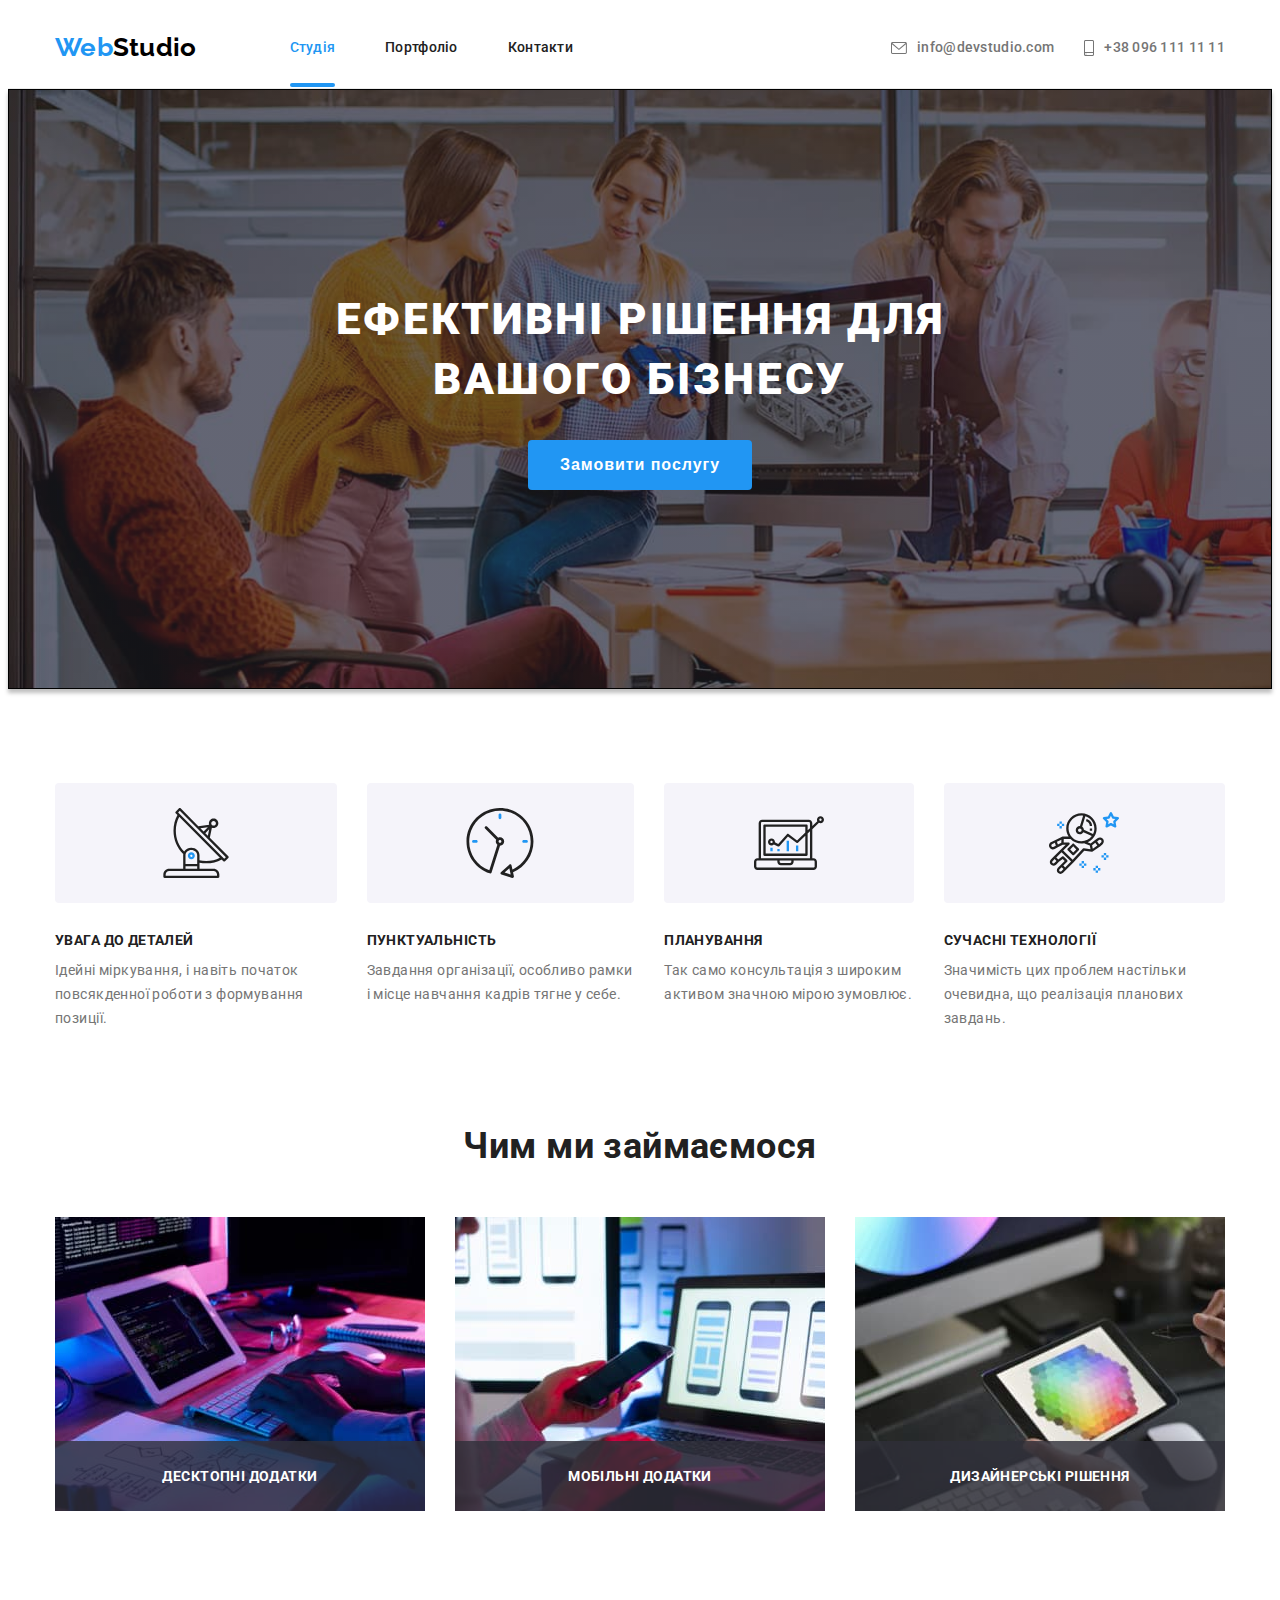
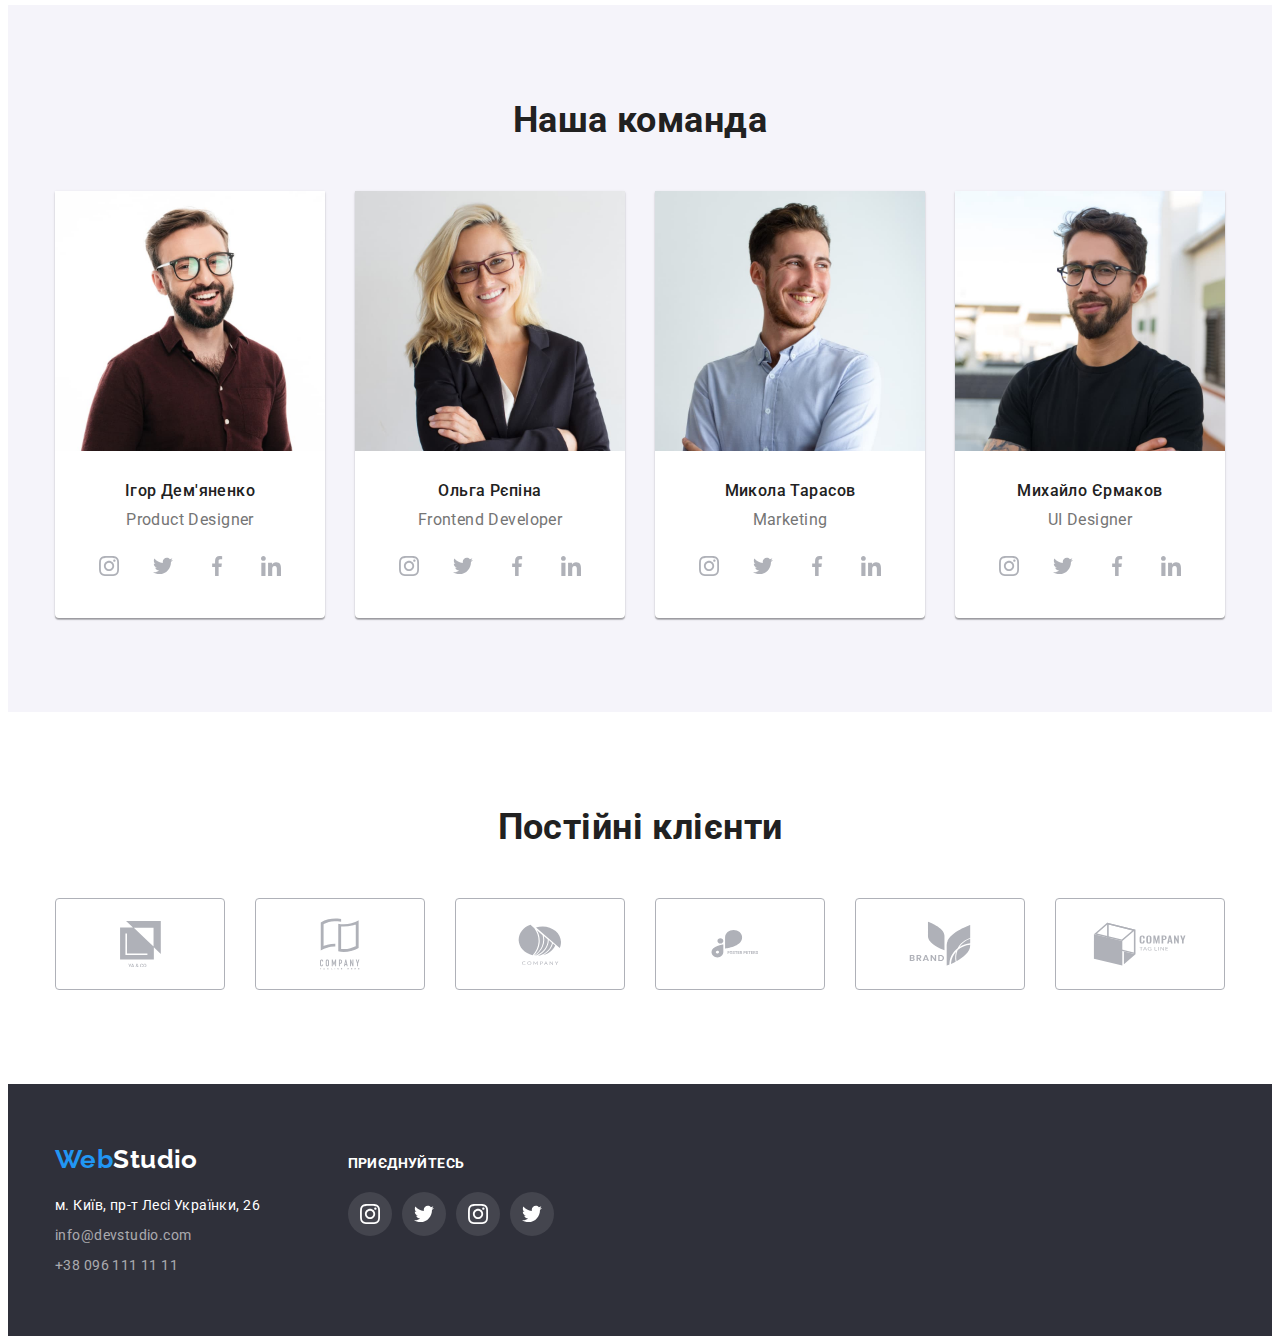
<file: index.html>
<!DOCTYPE html>
<html lang="uk">

<head>
    <meta charset="UTF-8">
    <meta http-equiv="X-UA-Compatible" content="IE=edge">
    <meta name="viewport" content="width=device-width, initial-scale=1.0">
    <title>WebStudio</title>

    <link rel="preconnect" href="https://fonts.googleapis.com">
    <link rel="preconnect" href="https://fonts.gstatic.com" crossorigin>
    <link
        href="https://fonts.googleapis.com/css2?family=Raleway:wght@700&family=Roboto:wght@400;500;700;900&display=swap"
        rel="stylesheet">

    <link rel="stylesheet" href="https://cdnjs.cloudflare.com/ajax/libs/modern-normalize/1.1.0/modern-normalize.min.css"
        integrity="sha512-wpPYUAdjBVSE4KJnH1VR1HeZfpl1ub8YT/NKx4PuQ5NmX2tKuGu6U/JRp5y+Y8XG2tV+wKQpNHVUX03MfMFn9Q=="
        crossorigin="anonymous" referrerpolicy="no-referrer" />


    <link rel="stylesheet" href="./css/styles.css">
</head>

<body>

    <header class="page-header">
        <div class="conteiner navigation">
            <nav class="navigation">
                <a class="logo link" href="./index.html" lang="en"><span class="logo-web-word">Web</span>Studio</a>
                <ul class="nav-list list">
                    <li><a class="nav-link link current" href="./index.html">Студія</a></li>
                    <li><a class="nav-link link" href="./portfolio.html">Портфоліо</a></li>
                    <li><a class="nav-link link" href="">Контакти</a></li>
                </ul>
            </nav>
            <ul class="contact-list list">
                <li><a class="contact-link link" href="mailto:info@devstudio.com"><svg class="contact-icon envelope">
                            <use href="./img/icons.svg#icon-envelope"></use>
                        </svg>info@devstudio.com</a></li>
                <li><a class="contact-link link" href="tel:+380961111111"><svg class="contact-icon smartphone">
                            <use href="./img/icons.svg#icon-smartphone"></use>
                        </svg>+38 096 111 11 11</a></li>
            </ul>
        </div>
    </header>

    <main>

        <section class="hero-section">
            <div class="conteiner">
                <h1 class="hero-title">Ефективні рішення для вашого бізнесу</h1>
                <button class="hero-button" type="button" data-modal-open>Замовити послугу</button>
            </div>
        </section>


        <section class="advances-section section">
            <div class="conteiner">
                <h2 hidden>Переваги</h2>
                <ul class="advances-list list">
                    <li class="advance">
                        <div class="advance-background">
                            <svg class="advance-icon">
                                <use href="./img/icons.svg#icon-antenna"></use>
                            </svg>
                        </div>
                        <h3 class="advances-tytles">УВАГА ДО ДЕТАЛЕЙ</h3>
                        <p class="advances-texts">Ідейні міркування, і навіть початок повсякденної роботи з формування
                            позиції.</p>
                    </li>
                    <li class="advance">
                        <div class="advance-background">
                            <svg class="advance-icon">
                                <use href="./img/icons.svg#icon-clock"></use>
                            </svg>
                        </div>
                        <h3 class="advances-tytles">ПУНКТУАЛЬНІСТЬ</h3>
                        <p class="advances-texts">Завдання організації, особливо рамки і місце навчання кадрів тягне у
                            себе.
                        </p>
                    </li>
                    <li class="advance">
                        <div class="advance-background">
                            <svg class="advance-icon">
                                <use href="./img/icons.svg#icon-diagram"></use>
                            </svg>
                        </div>
                        <h3 class="advances-tytles">ПЛАНУВАННЯ</h3>
                        <p class="advances-texts">Так само консультація з широким активом значною мірою зумовлює.</p>
                    </li>
                    <li class="advance">
                        <div class="advance-background">
                            <svg class="advance-icon">
                                <use href="./img/icons.svg#icon-astronaut"></use>
                            </svg>
                        </div>
                        <h3 class="advances-tytles">СУЧАСНІ ТЕХНОЛОГІЇ</h3>
                        <p class="advances-texts">Значимість цих проблем настільки очевидна, що реалізація планових
                            завдань.
                        </p>
                    </li>
                </ul>
            </div>
        </section>

        <section class="specialization-section section">
            <div class="conteiner">
                <h2 class="
            specialization-tytle">Чим ми займаємося</h2>
                <ul class="specialization-list list">
                    <li class="specialization-photo"> <img class="iamages-special" src="./img/dtapps.jpg"
                            alt="Десктопні додатки" width="370">
                        <p class="label">Десктопні додатки</p>
                    </li>
                    <li class="specialization-photo"> <img class="iamages-special" src="./img/mobapps.jpg"
                            alt="Мобільні додатки" width="370">
                        <p class="label">Мобільні додатки</p>
                    </li>
                    <li class="specialization-photo"> <img class="iamages-special" src="./img/design.jpg"
                            alt="Дизайнерські рішення" width="370">
                        <p class="label">Дизайнерські рішення</p>
                    </li>
                </ul>
            </div>
        </section>

        <section class="team-sectin section">
            <div class="conteiner">
                <h2 class="team-tytle">Наша команда</h2>
                <ul class="team-list list">
                    <li class="teammate-info"> <img class="teammate-photo" src="img/igor.jpg" alt="Ігор Дем'яненко"
                            width="270">
                        <div class="team-text">
                            <h3 class="teammate-name">Ігор Дем'яненко</h3>
                            <p class="job-tytle">Product Designer</p>
                            <ul class="sm-list list">
                                <li class="sm-item"> <a class="sm-link link" href=""> <svg width="20" height="20"
                                            class="sm-icon">
                                            <use href="./img/icons.svg#icon-instagram"></use>
                                        </svg> </a>
                                </li>
                                <li class="sm-item"> <a class="sm-link link" href=""> <svg width="20" height="20"
                                            class="sm-icon">
                                            <use href="./img/icons.svg#icon-twitter"></use>
                                        </svg> </a>
                                </li>
                                <li class="sm-item"> <a class="sm-link link" href=""> <svg width="20" height="20"
                                            class="sm-icon">
                                            <use href="./img/icons.svg#icon-facebook"></use>
                                        </svg> </a>
                                </li>
                                <li class="sm-item"> <a class="sm-link link" href=""> <svg width="20" height="20"
                                            class="sm-icon">
                                            <use href="./img/icons.svg#icon-linkedin"></use>
                                        </svg> </a>
                                </li>
                            </ul>
                        </div>

                    </li>
                    <li class="teammate-info"> <img class="teammate-photo" src="img/olga.jpg" alt="Ольга Рєпіна"
                            width="270">
                        <div class="team-text">
                            <h3 class="teammate-name">Ольга Рєпіна</h3>
                            <p class="job-tytle">Frontend Developer</p>
                            <ul class="sm-list list">
                                <li class="sm-item"> <a class="sm-link link" href=""> <svg width="20" height="20"
                                            class="sm-icon">
                                            <use href="./img/icons.svg#icon-instagram"></use>
                                        </svg> </a>
                                </li>
                                <li class="sm-item"> <a class="sm-link link" href=""> <svg width="20" height="20"
                                            class="sm-icon">
                                            <use href="./img/icons.svg#icon-twitter"></use>
                                        </svg> </a>
                                </li>
                                <li class="sm-item"> <a class="sm-link link" href=""> <svg width="20" height="20"
                                            class="sm-icon">
                                            <use href="./img/icons.svg#icon-facebook"></use>
                                        </svg> </a>
                                </li>
                                <li class="sm-item"> <a class="sm-link link" href=""> <svg width="20" height="20"
                                            class="sm-icon">
                                            <use href="./img/icons.svg#icon-linkedin"></use>
                                        </svg> </a>
                                </li>
                            </ul>
                        </div>

                    </li>
                    <li class="teammate-info"> <img class="teammate-photo" src="img/mikola.jpg" alt="Микола Тарасов"
                            width="270">
                        <div class="team-text">
                            <h3 class="teammate-name">Микола Тарасов</h3>
                            <p class="job-tytle">Marketing</p>
                            <ul class="sm-list list">
                                <li class="sm-item"> <a class="sm-link link" href=""> <svg width="20" height="20"
                                            class="sm-icon">
                                            <use href="./img/icons.svg#icon-instagram"></use>
                                        </svg> </a>
                                </li>
                                <li class="sm-item"> <a class="sm-link link" href=""> <svg width="20" height="20"
                                            class="sm-icon">
                                            <use href="./img/icons.svg#icon-twitter"></use>
                                        </svg> </a>
                                </li>
                                <li class="sm-item"> <a class="sm-link link" href=""> <svg width="20" height="20"
                                            class="sm-icon">
                                            <use href="./img/icons.svg#icon-facebook"></use>
                                        </svg> </a>
                                </li>
                                <li class="sm-item"> <a class="sm-link link" href=""> <svg width="20" height="20"
                                            class="sm-icon">
                                            <use href="./img/icons.svg#icon-linkedin"></use>
                                        </svg> </a>
                                </li>
                            </ul>
                        </div>

                    </li>
                    <li class="teammate-info"> <img class="teammate-photo" src="img/mihailo.jpg" alt="Михайло Єрмаков"
                            width="270">
                        <div class="team-text">
                            <h3 class="teammate-name">Михайло Єрмаков</h3>
                            <p class="job-tytle">UI Designer</p>
                            <ul class="sm-list list">
                                <li class="sm-item"> <a class="sm-link link" href=""> <svg width="20" height="20"
                                            class="sm-icon">
                                            <use href="./img/icons.svg#icon-instagram"></use>
                                        </svg> </a>
                                </li>
                                <li class="sm-item"> <a class="sm-link link" href=""> <svg width="20" height="20"
                                            class="sm-icon">
                                            <use href="./img/icons.svg#icon-twitter"></use>
                                        </svg> </a>
                                </li>
                                <li class="sm-item"> <a class="sm-link link" href=""> <svg width="20" height="20"
                                            class="sm-icon">
                                            <use href="./img/icons.svg#icon-facebook"></use>
                                        </svg> </a>
                                </li>
                                <li class="sm-item"> <a class="sm-link link" href=""> <svg width="20" height="20"
                                            class="sm-icon">
                                            <use href="./img/icons.svg#icon-linkedin"></use>
                                        </svg> </a>
                                </li>
                            </ul>
                        </div>

                    </li>
                </ul>
            </div>
        </section>

        <section class="section">
            <div class="container">
                <h2 class="co-tytle">Постійні клієнти</h2>
                <ul class="co-list list">
                    <li> <a class="co-link" href="">
                            <svg width="41" height="46.7" class="co-icon">
                                <use href="img/icons.svg#icon-coone"></use>
                            </svg>
                        </a>
                    </li>
                    <li> <a class="co-link" href="">
                            <svg width="40" height="52" class="co-icon">
                                <use href="img/icons.svg#icon-cotwo"></use>
                            </svg>
                        </a>
                    </li>
                    <li> <a class="co-link" href="">
                            <svg width="43.46" height="41.18" class="co-icon">
                                <use href="img/icons.svg#icon-cothree"></use>
                            </svg>
                        </a>
                    </li>
                    <li> <a class="co-link" href="">
                            <svg width="84.44" height="40.62" class="co-icon">
                                <use href="img/icons.svg#icon-cofore"></use>
                            </svg>
                        </a>
                    </li>
                    <li> <a class="co-link" href="">
                            <svg width="62.54" height="45.43" class="co-icon">
                                <use href="img/icons.svg#icon-cofive"></use>
                            </svg>
                        </a>
                    </li>
                    <li> <a class="co-link" href="">
                            <svg width="93.79" height="43.93" class="co-icon">
                                <use href="img/icons.svg#icon-cosix"></use>
                            </svg>
                        </a>
                    </li>
                </ul>
            </div>
        </section>

    </main>
    <footer class="footer">

        <div class="conteiner">
            <div class="wrap">
                <div class="address-part">
                    <a class="footer-logo link" href="./index.html" lang="en"><span
                            class="logo-web-word">Web</span>Studio</a>

                    <address class="footer-contacts">
                        <ul class="address-list list">
                            <li><a class="address-link link" href="https://goo.gl/maps/7MyQyR352KeKTRwC8">м. Київ, пр-т
                                    Лесі
                                    Українки,
                                    26</a></li>
                            <li><a class="footer-contact-link link"
                                    href="mailto:info@devstudio.com">info@devstudio.com</a>
                            </li>
                            <li><a class="footer-contact-link link" href="tel:+380961111111">+38 096 111 11 11</a></li>
                        </ul>
                    </address>
                </div>

                <div class="sm-part">
                    <p class="footer-tytle-sm">приєднуйтесь</p>
                    <ul class="footer-sm-list list">
                        <li class="footer-sm-item"> <a class="footer-sm-link link" href=""> <svg width="20" height="20"
                                    class="footer-sm-icon">
                                    <use href="./img/icons.svg#icon-instagram"></use>
                                </svg> </a>
                        </li>
                        <li class="footer-sm-item"> <a class="footer-sm-link link" href=""> <svg width="20" height="20"
                                    class="footer-sm-icon">
                                    <use href="./img/icons.svg#icon-twitter"></use>
                                </svg> </a>
                        </li>
                        <li class="footer-sm-item"> <a class="footer-sm-link link" href=""> <svg width="20" height="20"
                                    class="footer-sm-icon">
                                    <use href="./img/icons.svg#icon-instagram"></use>
                                </svg> </a>
                        </li>
                        <li class="footer-sm-item"> <a class="footer-sm-link link" href=""> <svg width="20" height="20"
                                    class="footer-sm-icon">
                                    <use href="./img/icons.svg#icon-twitter"></use>
                                </svg> </a>
                        </li>
                </div>
            </div>
        </div>
    </footer>

    <div class="backdrop is-hidden" data-modal>
        <div class="modal">
            <button type="button" class="modal-close" data-modal-close> <svg width="11" height="11" class="modal-icon">
                    <use href="./img/icons.svg#icon-close-black"></use>
                </svg> </button>
        </div>
    </div>

    <script src="./js/modal.js"></script>
</body>

</html>
</file>
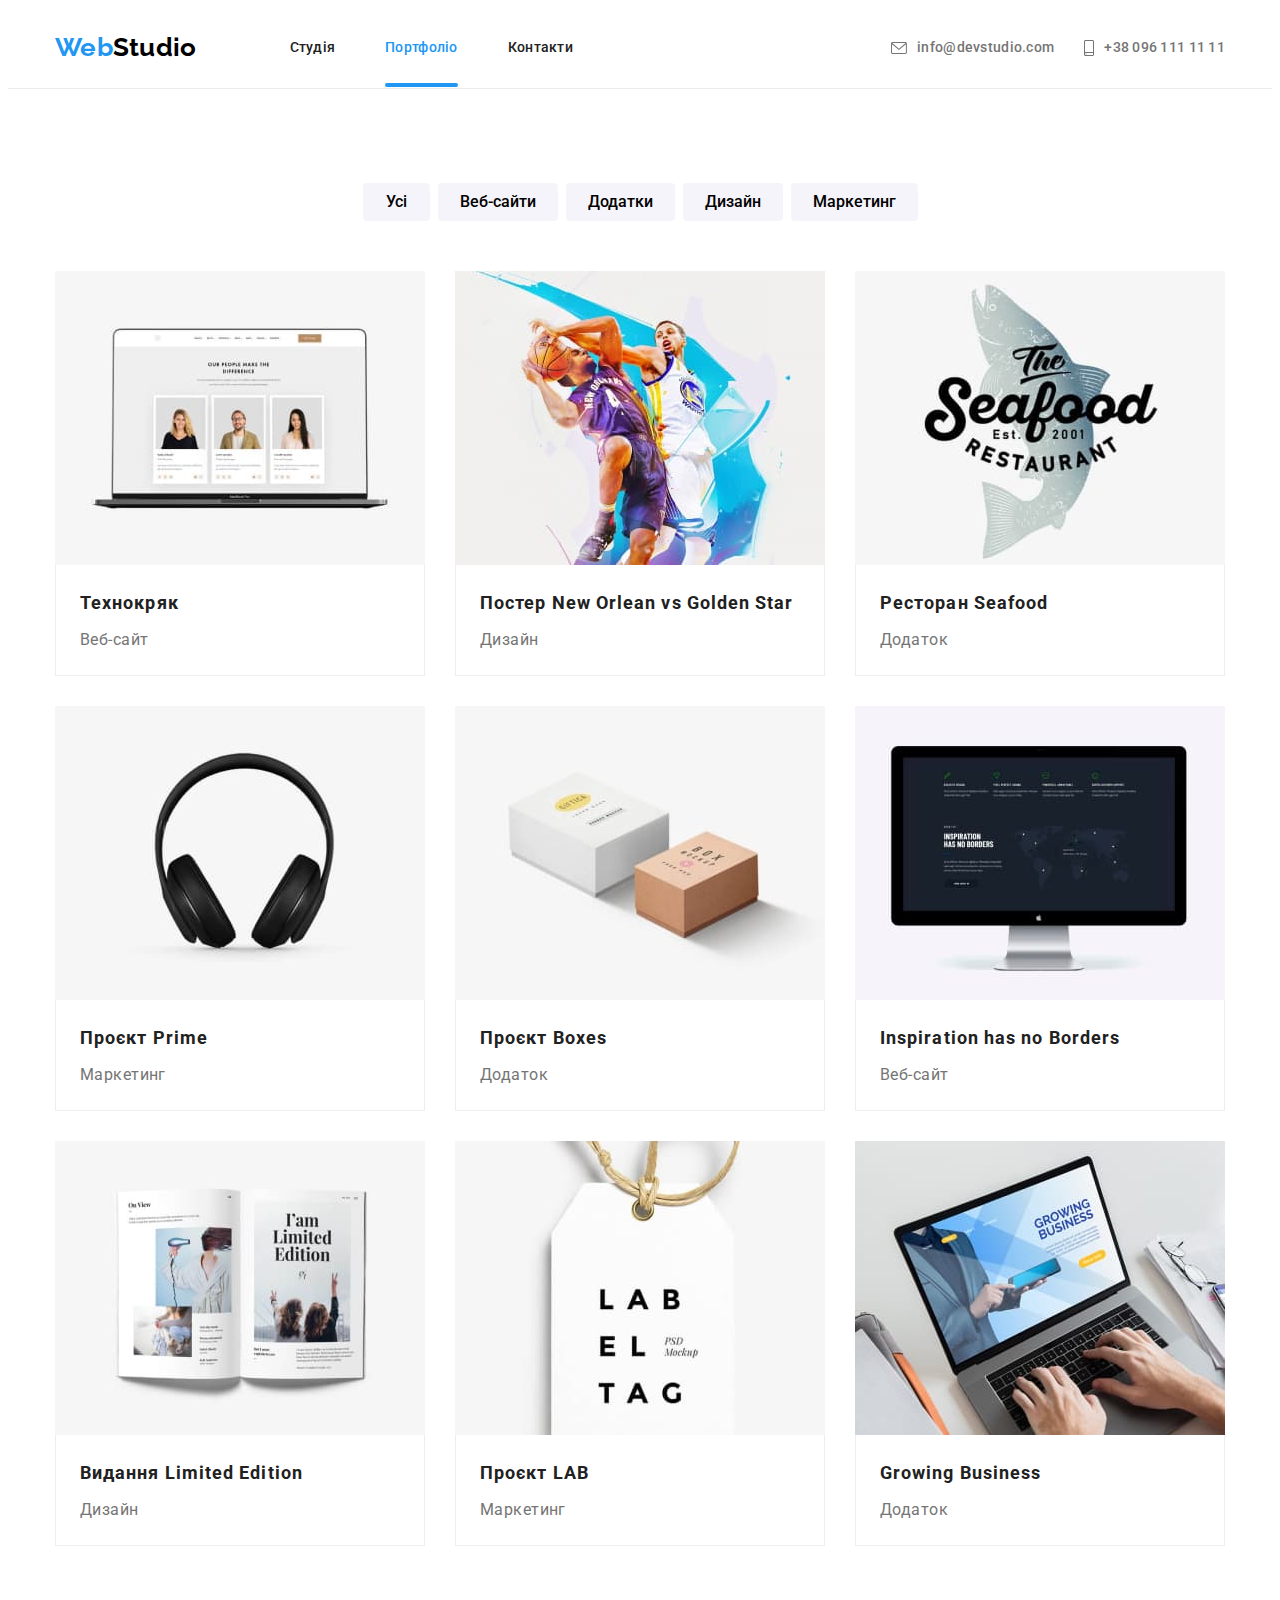
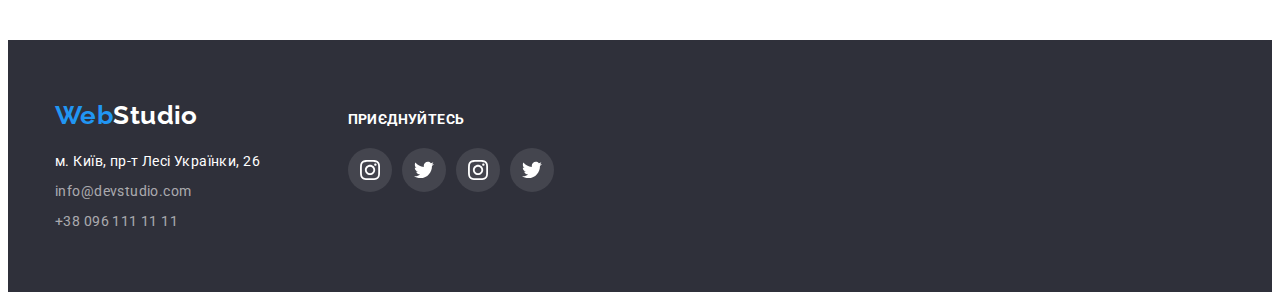
<file: portfolio.html>
<!DOCTYPE html>
<html lang="uk">

<head>
    <meta charset="UTF-8">
    <meta http-equiv="X-UA-Compatible" content="IE=edge">
    <meta name="viewport" content="width=device-width, initial-scale=1.0">
    <title>WebStudio</title>

    <link rel="preconnect" href="https://fonts.googleapis.com">
    <link rel="preconnect" href="https://fonts.gstatic.com" crossorigin>
    <link
        href="https://fonts.googleapis.com/css2?family=Raleway:wght@700&family=Roboto:wght@400;500;700;900&display=swap"
        rel="stylesheet">

    <link rel="stylesheet" href="https://cdnjs.cloudflare.com/ajax/libs/modern-normalize/1.1.0/modern-normalize.min.css"
        integrity="sha512-wpPYUAdjBVSE4KJnH1VR1HeZfpl1ub8YT/NKx4PuQ5NmX2tKuGu6U/JRp5y+Y8XG2tV+wKQpNHVUX03MfMFn9Q=="
        crossorigin="anonymous" referrerpolicy="no-referrer" />


    <link rel="stylesheet" href="./css/styles.css">
</head>

<body>

    <header class="page-header">
        <div class="conteiner navigation">
            <nav class="navigation">
                <a class="logo link" href="./index.html" lang="en"><span class="logo-web-word">Web</span>Studio</a>
                <ul class="nav-list list">
                    <li><a class="nav-link link" href="./index.html">Студія</a></li>
                    <li><a class="nav-link link current" href="./portfolio.html">Портфоліо</a></li>
                    <li><a class="nav-link link" href="">Контакти</a></li>
                </ul>
            </nav>
            <ul class="contact-list list">
                <li><a class="contact-link link" href="mailto:info@devstudio.com"><svg class="contact-icon envelope">
                            <use href="./img/icons.svg#icon-envelope"></use>
                        </svg>info@devstudio.com</a></li>
                <li><a class="contact-link link" href="tel:+380961111111"><svg class="contact-icon smartphone">
                            <use href="./img/icons.svg#icon-smartphone"></use>
                        </svg>+38 096 111 11 11</a></li>
            </ul>
        </div>
    </header>
    <main>
        <section class="section">
            <div class="conteiner">
                <h1 hidden>Список послуг</h1>
                <ul class="portfolio-list list">
                    <li> <button class="portfolio-button" type="button">Усі</button></li>
                    <li> <button class="portfolio-button" type="button">Веб-сайти</button></li>
                    <li> <button class="portfolio-button" type="button">Додатки</button></li>
                    <li> <button class="portfolio-button" type="button">Дизайн</button></li>
                    <li> <button class="portfolio-button" type="button">Маркетинг</button></li>
                </ul>

                <ul class="service-list list">
                    <li> <a class="service-link link" href="">
                            <div class="service-thumb"><img class="service-img" src="img/techcrack.jpg"
                                    alt="Веб-сайт на екрані" width="370">
                                <p class="overlay">Ресурс пропонує комплексні пропозиції з різним рівнем функціоналу та
                                    сервісів. Все
                                    це дозволить
                                    відвідувачу отримати
                                    вичерпні відомості про компанію чи приватну особу.</p>
                            </div>

                            <div class="product-text">
                                <h2 class="product-name">Технокряк</h2>
                                <p class="product-type">Веб-сайт</p>
                            </div>
                        </a></li>
                    <li> <a class="service-link link" href="">
                            <div class="service-thumb"> <img src="img/basketball.jpg" alt="Баскетбольні гравці"
                                    width="370">
                                <p class="overlay">Ресурс пропонує комплексні пропозиції з різним рівнем функціоналу та
                                    сервісів. Все
                                    це дозволить
                                    відвідувачу отримати
                                    вичерпні відомості про компанію чи приватну особу.</p>
                            </div>
                            <div class="product-text">
                                <h2 class="product-name">Постер <span lang="en">New Orlean vs Golden Star</span></h2>
                                <p class="product-type">Дизайн</p>
                            </div>
                        </a></li>
                    <li> <a class="service-link link" href="">
                            <div class="service-thumb"><img src="img/restaurant.jpg" alt="Ресторан Сифуд" width="370">
                                <p class="overlay">Ресурс пропонує комплексні пропозиції з різним рівнем функціоналу та
                                    сервісів. Все
                                    це дозволить
                                    відвідувачу отримати
                                    вичерпні відомості про компанію чи приватну особу.</p>
                            </div>
                            <div class="product-text">
                                <h2 class="product-name">Ресторан Seafood</h2>
                                <p class="product-type">Додаток</p>
                            </div>
                        </a></li>
                    <li> <a class="service-link link" href="">
                            <div class="service-thumb"><img src="img/hadphones.jpg" alt="Навушники" width="370">
                                <p class="overlay">Ресурс пропонує комплексні пропозиції з різним рівнем функціоналу та
                                    сервісів. Все
                                    це дозволить
                                    відвідувачу отримати
                                    вичерпні відомості про компанію чи приватну особу.</p>
                            </div>
                            <div class="product-text">
                                <h2 class="product-name">Проєкт <span lang="en">Prime</span></h2>
                                <p class="product-type">Маркетинг</p>
                            </div>
                        </a></li>
                    <li> <a class="service-link link" href="">
                            <div class="service-thumb"><img src="img/boxes.jpg" alt="Коробочки" width="370">
                                <p class="overlay">Ресурс пропонує комплексні пропозиції з різним рівнем функціоналу та
                                    сервісів. Все
                                    це дозволить
                                    відвідувачу отримати
                                    вичерпні відомості про компанію чи приватну особу.</p>
                            </div>
                            <div class="product-text">
                                <h2 class="product-name">Проєкт <span lang="en">Boxes</span></h2>
                                <p class="product-type">Додаток</p>
                            </div>
                        </a></li>
                    <li> <a class="service-link link" href="">
                            <div class="service-thumb"><img src="img/mac.jpg" alt="Мак" width="370">
                                <p class="overlay">Ресурс пропонує комплексні пропозиції з різним рівнем функціоналу та
                                    сервісів. Все
                                    це дозволить
                                    відвідувачу отримати
                                    вичерпні відомості про компанію чи приватну особу.</p>
                            </div>
                            <div class="product-text">
                                <h2 class="product-name" lang="en">Inspiration has no Borders</h2>
                                <p class="product-type">Веб-сайт</p>
                            </div>
                        </a></li>
                    <li> <a class="service-link link" href="">
                            <div class="service-thumb"><img src="img/book.jpg" alt="Книжка" width="370">
                                <p class="overlay">Ресурс пропонує комплексні пропозиції з різним рівнем функціоналу та
                                    сервісів. Все
                                    це дозволить
                                    відвідувачу отримати
                                    вичерпні відомості про компанію чи приватну особу.</p>
                            </div>
                            <div class="product-text">
                                <h2 class="product-name">Видання <span lang="en">Limited Edition</span></h2>
                                <p class="product-type">Дизайн</p>
                            </div>
                        </a></li>
                    <li> <a class="service-link link" href="">
                            <div class="service-thumb"><img src="img/labelt.jpg" alt="Лейбл тег" width="370">
                                <p class="overlay">Ресурс пропонує комплексні пропозиції з різним рівнем функціоналу та
                                    сервісів. Все
                                    це дозволить
                                    відвідувачу отримати
                                    вичерпні відомості про компанію чи приватну особу.</p>
                            </div>
                            <div class="product-text">
                                <h2 class="product-name">Проєкт <span lang="en">LAB</span></h2>
                                <p class="product-type">Маркетинг</p>
                            </div>
                        </a></li>
                    <li> <a class="service-link link" href="">
                            <div class="service-thumb"><img src="img/macbook.jpg" alt="Ноутбук" width="370">
                                <p class="overlay">Ресурс пропонує комплексні пропозиції з різним рівнем функціоналу та
                                    сервісів. Все
                                    це дозволить
                                    відвідувачу отримати
                                    вичерпні відомості про компанію чи приватну особу.</p>
                            </div>
                            <div class="product-text">
                                <h2 class="product-name" lang="en">Growing Business</h2>
                                <p class="product-type">Додаток</p>
                            </div>
                        </a></li>
                </ul>
        </section>
        </div>

    </main>


    <footer class="footer">

        <div class="conteiner">
            <div class="wrap">
                <div class="address-part">
                    <a class="footer-logo link" href="./index.html" lang="en"><span
                            class="logo-web-word">Web</span>Studio</a>

                    <address class="footer-contacts">
                        <ul class="address-list list">
                            <li><a class="address-link link" href="https://goo.gl/maps/7MyQyR352KeKTRwC8">м. Київ, пр-т
                                    Лесі
                                    Українки,
                                    26</a></li>
                            <li><a class="footer-contact-link link"
                                    href="mailto:info@devstudio.com">info@devstudio.com</a>
                            </li>
                            <li><a class="footer-contact-link link" href="tel:+380961111111">+38 096 111 11 11</a></li>
                        </ul>
                    </address>
                </div>

                <div class="sm-part">
                    <p class="footer-tytle-sm">приєднуйтесь</p>
                    <ul class="footer-sm-list list">
                        <li class="footer-sm-item"> <a class="footer-sm-link link" href=""> <svg width="20" height="20"
                                    class="footer-sm-icon">
                                    <use href="./img/icons.svg#icon-instagram"></use>
                                </svg> </a>
                        </li>
                        <li class="footer-sm-item"> <a class="footer-sm-link link" href=""> <svg width="20" height="20"
                                    class="footer-sm-icon">
                                    <use href="./img/icons.svg#icon-twitter"></use>
                                </svg> </a>
                        </li>
                        <li class="footer-sm-item"> <a class="footer-sm-link link" href=""> <svg width="20" height="20"
                                    class="footer-sm-icon">
                                    <use href="./img/icons.svg#icon-instagram"></use>
                                </svg> </a>
                        </li>
                        <li class="footer-sm-item"> <a class="footer-sm-link link" href=""> <svg width="20" height="20"
                                    class="footer-sm-icon">
                                    <use href="./img/icons.svg#icon-twitter"></use>
                                </svg> </a>
                        </li>
                </div>
            </div>
        </div>
    </footer>


</body>

</html>
</file>
<file: css/styles.css>
:root {
  --main-color: #212121;
  --second-color: #FFFFFF;
  --third-color: #757575;
  --black-logo-color: #000000;
  --special-color: #2196F3;
  --dark-background-color: #2F303A;
  --footer-contact-color: rgba(255, 255, 255, 0.6);
  --page-backbround-color: #F5F5F5;
  --gray-background-color: #F5F4FA;
  --activ-hero-button: #188CE8;
}

p,
h1,
h2,
h3,
h4,
h5,
h6 {
  margin: 0px;
}

img {
  display: block;
  max-width: 100%;
  height: auto;
}

ul {
  margin: 0px;
  padding-left: 0px;
}

html {
  box-sizing: border-box;
}

*,
*::before,
*::after {
  box-sizing: inherit;
}

body {
  color: var(--main-color);
  font-family: 'Roboto', sans-serif;
  font-size: 14px;
  letter-spacing: 0.03em;
  background-color: var(--second-color);
}

.link {
  text-decoration: none;
}

.list {
  list-style: none;
}

.conteiner {
  width: 1200px;
  padding-left: 15px;
  padding-right: 15px;
  margin: 0 auto;
}

.section {
  padding-top: 94px;
  padding-bottom: 94px;
}


.navigation {
  display: flex;
  align-items: center;

}

.logo {
  color: var(--black-logo-color);
  font-family: 'Raleway', sans-serif;
  font-weight: 700;
  font-size: 26px;
  line-height: 1.19;
  padding-top: 24px;
  padding-bottom: 25px;
}

.logo-web-word {
  color: var(--special-color);
}

.page-header {
  font-weight: 500;
  letter-spacing: 0.02em;
  line-height: 1.14;
  border-bottom: 1px solid #ECECEC;
}

.nav-list {
  display: flex;
  margin-left: 93px;
}

.nav-link {

  color: var(--main-color);
  padding-bottom: 32px;
  padding-top: 32px;
  transition: color 250ms cubic-bezier(0.4, 0, 0.2, 1);
}

.nav-list li:not(:last-child) {
  margin-right: 50px;
}


.contact-list {
  display: flex;
  margin-left: auto;

}

.contact-icon {
  margin-right: 10px;


}

.envelope {
  width: 16px;
  height: 12px;
}

.smartphone {
  width: 10px;
  height: 16px;
}

.contact-link {
  display: flex;
  color: var(--third-color);
  align-items: center;
  fill: #757575;

  transition: fill 250ms cubic-bezier(0.4, 0, 0.2, 1);
  transition: color 250ms cubic-bezier(0.4, 0, 0.2, 1);
}

.contact-list li:not(:last-child) {
  margin-right: 30px;
}

.hero-section {
  background-color: var(--dark-background-color);
  text-align: center;
  padding-top: 200px;
  padding-bottom: 200px;
  background-image: linear-gradient(to right, rgba(47, 48, 58, 0.4), rgba(47, 48, 58, 0.4)), url(../img/backgroundhero.jpg);
  background-repeat: no-repeat;
  background-size: cover;
  height: 600px;
  margin-left: auto;
  margin-right: auto;
  border: 1px solid #000000;
  box-shadow: 0px 4px 4px rgba(0, 0, 0, 0.25);
  max-width: 1600px;
}

.hero-title {
  color: var(--second-color);
  font-weight: 900;
  font-size: 44px;
  line-height: 1.36;
  text-transform: uppercase;
  letter-spacing: 0.06em;
  margin-bottom: 30px;
  width: 696px;
  margin-left: auto;
  margin-right: auto;
}

.hero-button {
  color: var(--second-color);
  font-weight: 700;
  font-size: 16px;
  line-height: 1.88;
  background-color: var(--special-color);
  letter-spacing: 0.06em;
  border: none;
  cursor: pointer;
  border-radius: 4px;
  padding: 10px 32px;
  min-width: 200px;
  transition: background-color 250ms cubic-bezier(0.4, 0, 0.2, 1);

}

.hero-button:active,
.hero-button:hover,
.hero-button:focus {
  background-color: var(--activ-hero-button);
}

.advances-section {
  padding-bottom: 0px;
}

.advances-list {
  display: flex;
}

.advance-background {
  background-color: var(--gray-background-color);
  border-radius: 4px;
  height: 120px;
  display: flex;
  justify-content: center;
  align-items: center;
}

.advance-icon {
  width: 70px;
  height: 70px;

}

.advance:not(:last-child) {
  margin-right: 30px;
}

.advances-tytles {
  font-size: 14px;
  font-weight: 700;
  line-height: 1.14;
  padding-bottom: 10px;
  padding-top: 30px;
}

.advances-texts {
  line-height: 1.71;
  color: var(--third-color);
}

.specialization-list {
  display: flex;
}

.specialization-photo:not(:last-child) {
  margin-right: 30px;
}

.specialization-photo {
  position: relative;
}

.specialization-photo>.label {
  position: absolute;
  bottom: 0;
  right: 0;
  left: 0;
  margin: 0;
  padding-top: 27px;
  padding-bottom: 27px;
  text-transform: uppercase;
  color: var(--second-color);
  background-color: rgba(47, 48, 58, 0.8);
  text-align: center;
  font-weight: 700;

}

.specialization-tytle,
.team-tytle,
.co-tytle {
  font-weight: 700;
  font-size: 36px;
  line-height: 1.17;
  margin-bottom: 50px;
  text-align: center;
}


.team-sectin {
  background-color: var(--gray-background-color);
}

.team-list {
  display: flex;
}

.teammate-info {
  background-color: var(--second-color);
  text-align: center;
  box-shadow: 0px 1px 3px rgba(0, 0, 0, 0.12), 0px 1px 1px rgba(0, 0, 0, 0.14), 0px 2px 1px rgba(0, 0, 0, 0.2);
  border-radius: 0px 0px 4px 4px;
}

.teammate-info:not(:last-child) {
  margin-right: 30px;
}

.teammate-name {
  font-weight: 500;
  font-size: 16px;
  line-height: 1.19;
  margin-bottom: 10px;
}

.job-tytle {
  color: var(--third-color);
  font-size: 16px;
  line-height: 1.19;
}

.team-text {
  padding-top: 30px;
  padding-bottom: 30px;
}

.nav-link:hover,
.nav-link:focus,
.nav-link:active,
.contact-link:hover,
.contact-link:focus,
.contact-link:active,
.address-link:hover,
.address-link:focus,
.address-link:active,
.footer-contact-link:hover,
.footer-contact-link:focus,
.footer-contact-link:active {
  color: var(--special-color);
  fill: var(--special-color);
}

.nav-link.current {
  color: var(--special-color);
  position: relative;
}

.nav-link.current::after {
  position: absolute;
  bottom: 0;
  left: 0;
  content: "";
  width: 100%;
  height: 4px;
  background-color: var(--special-color);
  border-radius: 2px;
}

.sm-list {
  display: flex;
  justify-content: center;
  align-items: center;
  margin-top: 15px;
}

.sm-item {
  width: 44px;
  height: 44px;


}

.sm-item:not(:last-child) {
  margin-right: 10px;
}

.sm-link {
  width: 100%;
  height: 100%;
  display: flex;
  justify-content: center;
  align-items: center;
  fill: #AFB1B8;
  transition: background-color 250ms cubic-bezier(0.4, 0, 0.2, 1);
  transition: fill 250ms cubic-bezier(0.4, 0, 0.2, 1);
}

.sm-link:hover,
.sm-link:focus,
.sm-link:active {
  border-radius: 50%;
  background-color: var(--special-color);
  fill: #FFFFFF;
}

.co-list {
  display: flex;
  justify-content: center;
  align-items: center;
}

.co-list li:not(:last-child) {
  margin-right: 30px;
}

.co-list li {
  width: 170px;
  height: 92px;

}

.co-link {
  width: 100%;
  height: 100%;
  display: flex;
  border: 1px solid #AFB1B8;
  fill: #AFB1B8;
  border-radius: 4px;
  justify-content: center;
  align-items: center;
  transition: border 250ms cubic-bezier(0.4, 0, 0.2, 1);
  transition: fill 250ms cubic-bezier(0.4, 0, 0.2, 1);

}

.co-link:hover,
.co-link:focus,
.co-link:active {
  fill: var(--special-color);
  border: 1px solid #2196F3;
}

.footer {
  background-color: var(--dark-background-color);
  line-height: 1.5;
  padding-top: 60px;
  padding-bottom: 60px;


}

.footer-logo {
  color: var(--second-color);
  font-family: 'Raleway', sans-serif;
  font-weight: 700;
  font-size: 26px;
  line-height: 1.19;
}


.address-part {
  width: 25%;
}

.wrap {
  display: flex;
  align-items: baseline;
}

.footer-tytle-sm {
  font-weight: 700;
  text-transform: uppercase;
  color: var(--second-color);
  line-height: 1.14;
  margin-bottom: 20px;
}

.footer-sm-list {
  display: flex;
  align-items: center;
}

.footer-sm-item {
  width: 44px;
  height: 44px;


}

.footer-sm-item:not(:last-child) {
  margin-right: 10px;
}

.footer-contact-link,
.address-link {
  transition: fill 250ms cubic-bezier(0.4, 0, 0.2, 1);

  transition: color 250ms cubic-bezier(0.4, 0, 0.2, 1);
}

.footer-sm-link {
  width: 100%;
  height: 100%;
  display: flex;
  justify-content: center;
  align-items: center;
  fill: #FFFFFF;
  background-color: rgba(255, 255, 255, 0.1);
  border-radius: 50%;
  transition: background-color 250ms cubic-bezier(0.4, 0, 0.2, 1);

}

.footer-sm-link:hover,
.footer-sm-link:focus,
.footer-sm-link:active {
  border-radius: 50%;
  background-color: var(--special-color);

}






.address-list {
  margin-top: 20px;
}

.address-list li:not(:last-child) {
  margin-bottom: 9px;
}

.address-link {
  color: var(--second-color);
  font-style: normal;
}

.footer-contact-link {
  color: var(--footer-contact-color);
  font-style: normal;
}

.portfolio-list {
  display: flex;
  justify-content: center;
  margin-bottom: 50px;
}

.portfolio-list li:not(:last-child) {
  margin-right: 8px;
}

.portfolio-button {
  font-family: inherit;
  font-weight: 500;
  font-size: 16px;
  line-height: 1.63;
  background-color: var(--gray-background-color);
  border: none;
  cursor: pointer;
  padding: 6px 22px;
  min-width: 67px;
  border-radius: 4px;
  transition: box-shadow 250ms cubic-bezier(0.4, 0, 0.2, 1);
  transition: background-color 250ms cubic-bezier(0.4, 0, 0.2, 1);
  transition: color 250ms cubic-bezier(0.4, 0, 0.2, 1);
}

.portfolio-button:hover,
.portfolio-button:focus,
.portfolio-button:active {
  color: var(--second-color);
  background-color: var(--special-color);
  box-shadow: 0px 3px 1px rgba(0, 0, 0, 0.1), 0px 1px 2px rgba(0, 0, 0, 0.08), 0px 2px 2px rgba(0, 0, 0, 0.12);
}






.service-list {
  display: flex;
  flex-wrap: wrap;
  margin-right: -30px;
  margin-bottom: -30px;
}

.service-list li {
  margin-right: 30px;
  margin-bottom: 30px;

}

.service-thumb {
  position: relative;
  overflow: hidden;
}

.overlay {
  position: absolute;
  color: var(--second-color);
  background-color: rgba(33, 150, 243, 0.9);
  top: 0;
  font-weight: 400;
  font-size: 18px;
  line-height: 1.5;
  height: 100%;
  padding: 63px 24px;
  transform: translateY(100%);
  transition: transform 250ms cubic-bezier(0.4, 0, 0.2, 1);


}

.service-link:hover .overlay,
.service-link:focus .overlay,
.service-link:active .overlay {
  transform: translateY(0);
}

.service-list li:nth-child(3n) {
  margin-right: 0px;
}

.service-link {
  display: block;
  transition: box-shadow 250ms cubic-bezier(0.4, 0, 0.2, 1);
}

.service-link:hover,
.service-link:focus,
.service-link:active {
  box-shadow: 0px 1px 1px rgba(0, 0, 0, 0.12), 0px 4px 4px rgba(0, 0, 0, 0.06), 1px 4px 6px rgba(0, 0, 0, 0.16);

}

.product-text {
  padding-left: 24px;
  padding-right: 24px;
  padding-top: 20px;
  padding-bottom: 20px;
  border-left: 1px solid #EEEEEE;
  border-right: 1px solid #EEEEEE;
  border-bottom: 1px solid #EEEEEE;
}

.product-name {
  font-weight: 700;
  font-size: 18px;
  line-height: 2;
  color: var(--main-color);
  letter-spacing: 0.06em;
  margin-bottom: 4px;
}

.product-type {
  font-size: 16px;
  line-height: 1.88;
  color: var(--third-color);
}

.backdrop {
  position: fixed;
  top: 0;
  width: 100%;
  height: 100%;
  background-color: rgba(0, 0, 0, 0.2);
}

.modal {
  position: absolute;
  top: 50%;
  left: 50%;
  transform: translate(-50%, -50%);
  width: 528px;
  height: 581px;
  background-color: var(--second-color);
  box-shadow: 0px 1px 3px rgba(0, 0, 0, 0.12), 0px 1px 1px rgba(0, 0, 0, 0.14), 0px 2px 1px rgba(0, 0, 0, 0.2);
  border-radius: 4px;
}

.modal-close {
  position: absolute;
  top: 8px;
  right: 8px;
  width: 30px;
  height: 30px;
  background-color: transparent;
  border: 1px solid rgba(0, 0, 0, 0.1);
  border-radius: 50%;
  display: flex;
  align-items: center;
  justify-content: center;
  cursor: pointer;

}

.is-hidden {
  opacity: 0;
  visibility: hidden;
  pointer-events: none;
}
</file>
